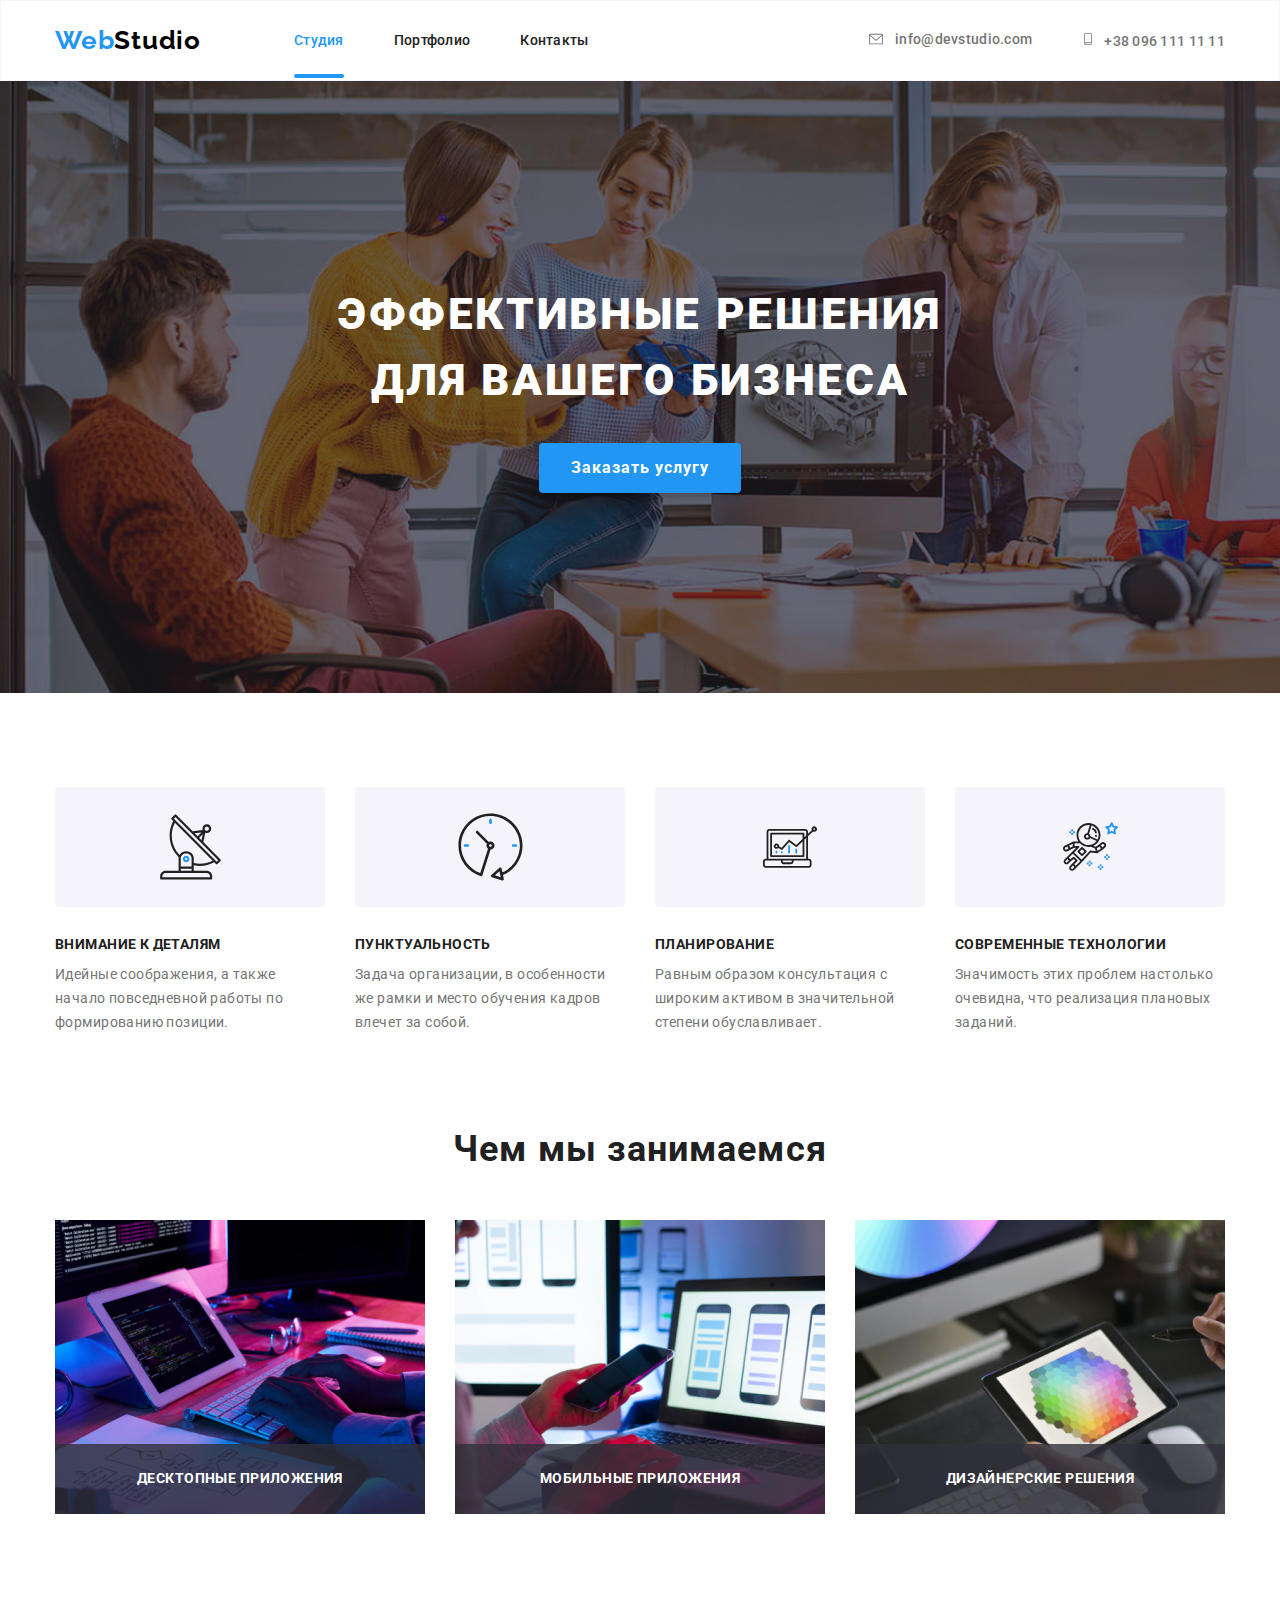
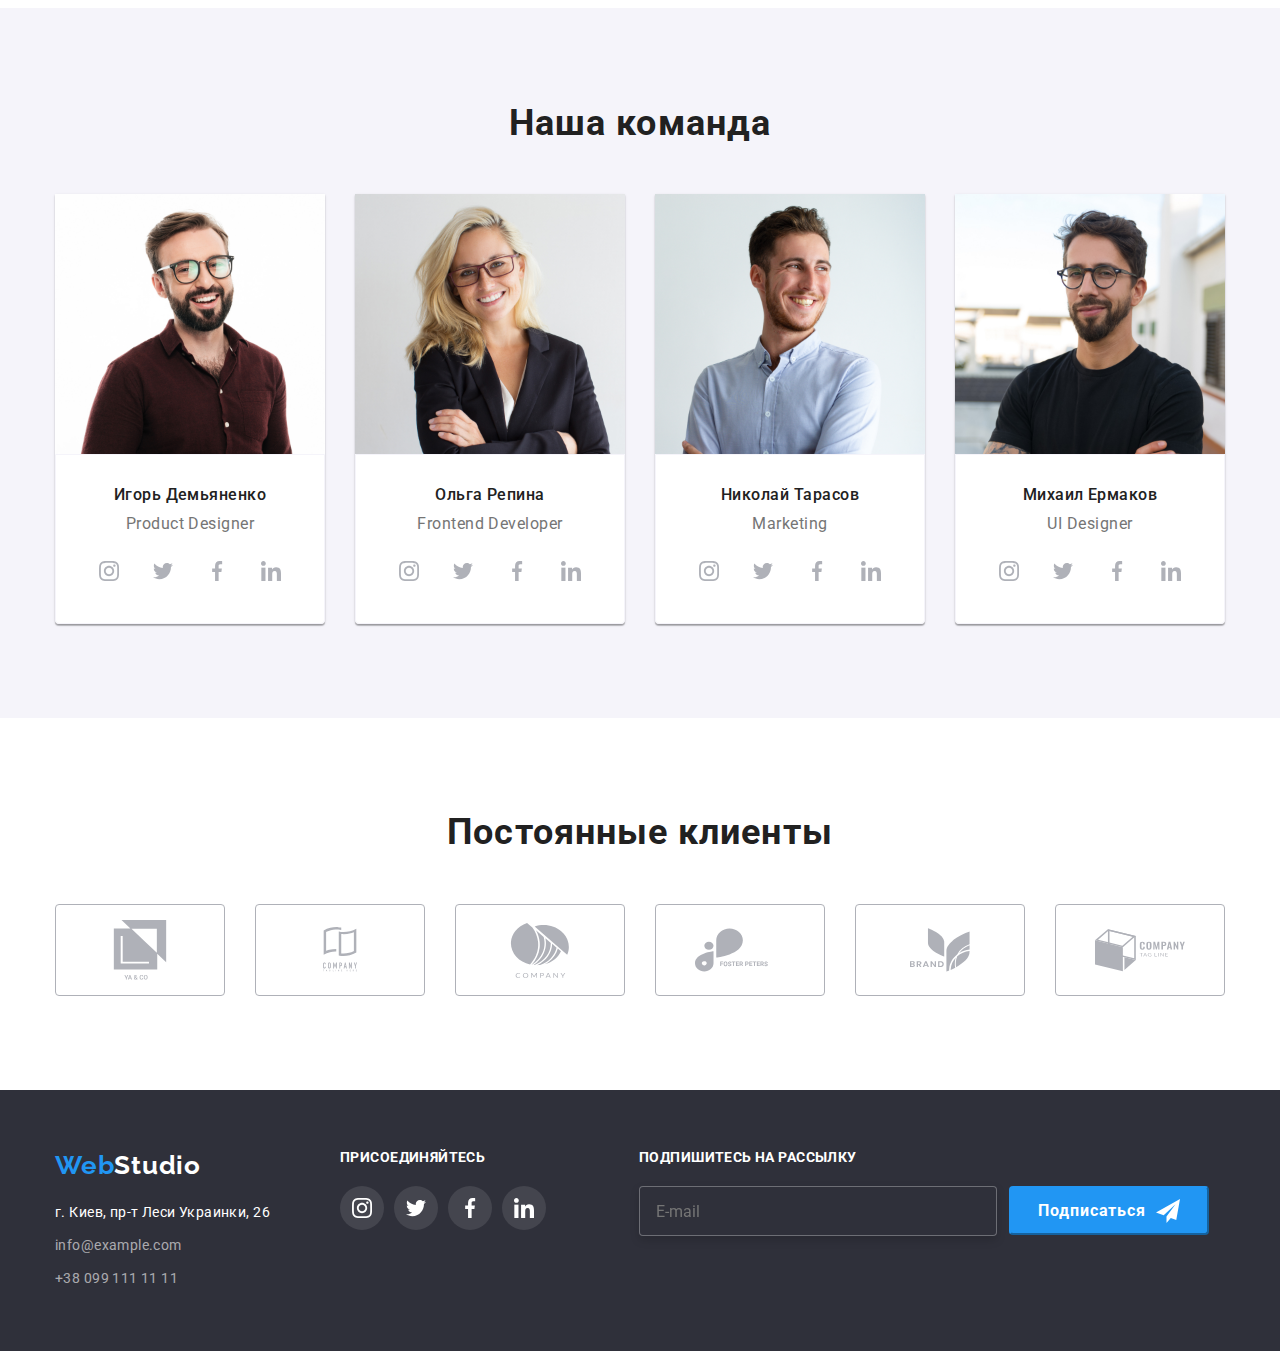
<file: index.html>
<!DOCTYPE html>
<html lang="ru">
<head>
    <meta charset="UTF-8">
    <meta http-equiv="X-UA-Compatible" content="IE=edge">
    <meta name="viewport" content="width=device-width, initial-scale=1.0">
    <title>studio</title>
    <link rel="preconnect" href="https://fonts.googleapis.com"/>
    <link rel="preconnect" href="https://fonts.gstatic.com" crossorigin/>
    <link href="https://fonts.googleapis.com/css2?family=Raleway:wght@700&family=Roboto:wght@400;500;700;900&display=swap" rel="stylesheet"/>
    <link rel="stylesheet" href="https://cdn.jsdelivr.net/npm/modern-normalize@1.1.0/modern-normalize.min.css"/>
    <link rel="stylesheet" href="./css/styles.css"/>
</head>
<body>
<header class="page-headr">  
    <div class="container page-headr-container">
    <nav class="page-nav">
      
       <a class=" logotype link" href="">Web<span class="black">Studio</span></a>

     <ul class="list menu ">
      <li class="menu-item"><a class="menu-link link menu-link:hover current" href="">Студия</a></li>
      <li class="menu-item"><a class="menu-link menu-link:hover menu-link:focus  link" href="./portfolio.html">Портфолио</a></li>
      <li class="menu-item"><a class="menu-link menu-link:hover menu-link:focus  link" href="">Контакты</a></li>   
     </ul>
    </nav>
     <ul class="list contact-menu menu-contact">
        <li><a class="link contact menu-contact e-mail" href="mailto:info@devstudio.com"><svg class="envelope" widht="18px" height="14px"><use href="./img.jpg/sprite.svg#icon-envelope-1"></use></svg>info@devstudio.com</a>
            
        </li>
        <li><a class="link contact"  href="tel:+38 096 111 11 11"><svg class="smart" widht="10" height="16"><use href="img.jpg/sprite.svg#icon-smartphone"></use></svg>+38 096 111 11 11</a></li>
      </ul>
    </div>
        </header>
    
     <main>
        <section class="hero">
            <div class="container">
            <h1 class="hero-tittle">Эффективные решения для вашего бизнеса</h1>
            <button class="btn" type="button" data-modal-open>Заказать услугу</button>
            </div>
        </section>
       
    <section class="section-priority">
        <div class="container">
        <h2 hidden>Приоритет</h2>
        <ul class="list precedeny">
            <li class="menu-priority">
                <div class="antenna">
                    <svg class="icon-antenna" width="65px"; height="70px">
                        <use href="./img.jpg/sprite.svg#icon-antenna-1"></use>
                    </svg>
                </div>
                <h3 class="priority-tittle">Внимание к деталям</h3>
                <p class="priority-description">Идейные соображения, а также начало повседневной работы по формированию позиции.</p>
            </li>   
            <li class="menu-priority">
                <div class="antenna">
                    <svg width="67px" height="70px">
                        <use href="./img.jpg/sprite.svg#icon-clock-1"></use>
                    </svg>
                </div>
                <h3 class="priority-tittle">Пунктуальность</h3>
                <p class="priority-description">Задача организации, в особенности же рамки и место обучения кадров влечет за собой.</p>
            </li>
            <li class="menu-priority">
                <div class="antenna">
                    <svg width="70px" height="54px">
                        <use href="./img.jpg/sprite.svg#icon-diagram-1"></use>
                    </svg>
                </div>
                <h3 class="priority-tittle">Планирование</h3>
                <p class="priority-description">Равным образом консультация с широким активом в значительной степени обуславливает.</p>
            </li>
            <li class="menu-priority">
                <div class="antenna">
                    <svg width="55px" height="61px">
                        <use href="./img.jpg/sprite.svg#icon-astronaut-1"></use>
                    </svg>
                </div>
                <h3 class="priority-tittle">Современные технологии</h3>
                <p class="priority-description">Значимость этих проблем настолько очевидна, что реализация плановых заданий.</p>
            </li>
        </ul>
        </div>
        </section>
        <section class="section-img">
       <div class="container">
        <h2 class="section-tittle">Чем мы занимаемся</h2>
            <ul class="list engage">
                <li class="menu-img"><div class="menu-img-title"><img src="./img.jpg/img.jpg" alt="сайты с нуля" width="370"/><p class="app-name">Десктопные приложения</p></div></li>
                <li class="menu-img"><div class="menu-img-title"><img src="./img.jpg/img1.jpg" alt="мобильные приложения" width="370"/><p class="app-name">Мобильные приложения</p></div></li>
                <li class="menu-img"><div class="menu-img-title"><img src="./img.jpg/img2.png" alt="дизайн" width="370"/><p class="app-name">Дизайнерские решения</p></div></li>
            </ul>
        </div>
        </section>
        <section class="team-fond">
            <div class="container">
         <h2 class="team-tittle">Наша команда</h2>
         <ul class="list name-team">
            <li class="iteam-bg"><img src="./img.jpg/imgIgor.jpg" alt="Игорь" width="270"/><div class="border-team"><h3 class="name">Игорь Демьяненко</h3><p class='post' lang="en">Product Designer</p>   
            <ul class="social-list list">
              <li class="social-list-item">
                <a href="" class="social-list-link">
                    <svg class="social-list-icon" width="20px"; height="20px" >
                        <use href="./img.jpg/sprite.svg#icon-instagram-2"></use>
                    </svg>
                </a>
              </li>
              <li class="social-list-item">
                <a href="" class="social-list-link">
                    <svg class="social-list-icon" width="20px"; height="20px";>
                        <use href="./img.jpg/sprite.svg#icon-twitter-1"></use>
                    </svg>
                </a>
              </li>
              <li class="social-list-item">
                <a href="" class="social-list-link">
                    <svg class="social-list-icon" width="20px"; height="20px";>
                        <use href="./img.jpg/sprite.svg#icon-facebook-1"></use>
                    </svg>
                </a>
              </li>
              <li class="social-list-item">
                <a href="" class="social-list-link">
                    <svg class="social-list-icon" width="20px"; height="20px";>
                        <use href="./img.jpg/sprite.svg#icon-linkedin-1"></use>
                    </svg>
                </a>
              </li>
            </ul>
          </div></li>
            <li class="iteam-bg"><img src="./img.jpg/imgIruna.jpg" alt="Ирина" width="270"/><div class="border-team"><h3 class="name">Ольга Репина</h3><p class='post' lang="en">Frontend Developer</p>
                <ul class="social-list list">
                    <li class="social-list-item">
                      <a href="" class="social-list-link">
                          <svg class="social-list-icon" width="20px"; height="20px" >
                              <use href="./img.jpg/sprite.svg#icon-instagram-2"></use>
                          </svg>
                      </a>
                    </li>
                    <li class="social-list-item">
                        <a href="" class="social-list-link">
                            <svg class="social-list-icon" width="20px"; height="20px";>
                                <use href="./img.jpg/sprite.svg#icon-twitter-1"></use>
                            </svg>
                        </a>
                      </li>
                      <li class="social-list-item">
                        <a href="" class="social-list-link">
                            <svg class="social-list-icon" width="20px"; height="20px";>
                                <use href="./img.jpg/sprite.svg#icon-facebook-1"></use>
                            </svg>
                        </a>
                      </li>
                      <li class="social-list-item">
                        <a href="" class="social-list-link">
                            <svg class="social-list-icon" width="20px"; height="20px";>
                                <use href="./img.jpg/sprite.svg#icon-linkedin-1"></use>
                            </svg>
                        </a>
                      </li>
                      </ul>
            </div>
           </li>
            <li class="iteam-bg"><img src="./img.jpg/imgNukola.jpg" alt="Николай" width="270"/><div class="border-team"><h3 class="name">Николай Тарасов</h3><p class='post' lang="en">Marketing</p>
                <ul class="social-list list">
                    <li class="social-list-item">
                      <a href="" class="social-list-link">
                          <svg class="social-list-icon" width="20px"; height="20px" >
                              <use href="./img.jpg/sprite.svg#icon-instagram-2"></use>
                          </svg>
                      </a>
                    </li>
                    <li class="social-list-item">
                        <a href="" class="social-list-link">
                            <svg class="social-list-icon" width="20px"; height="20px";>
                                <use href="./img.jpg/sprite.svg#icon-twitter-1"></use>
                            </svg>
                        </a>
                      </li>
                      <li class="social-list-item">
                        <a href="" class="social-list-link">
                            <svg class="social-list-icon" width="20px"; height="20px";>
                                <use href="./img.jpg/sprite.svg#icon-facebook-1"></use>
                            </svg>
                        </a>
                      </li>
                      <li class="social-list-item">
                        <a href="" class="social-list-link">
                            <svg class="social-list-icon" width="20px"; height="20px";>
                                <use href="./img.jpg/sprite.svg#icon-linkedin-1"></use>
                            </svg>
                        </a>
                      </li>
                      </ul>
            </div>
        </li>
            <li class="iteam-bg"><img src="./img.jpg/imgMichel.jpg" alt="Михаил"  width="270"/><div class="border-team"><h3 class="name">Михаил Ермаков</h3><p class='post' lang="en">UI Designer</p>
                <ul class="social-list list">
                    <li class="social-list-item">
                      <a href="" class="social-list-link">
                          <svg class="social-list-icon" width="20px"; height="20px" >
                              <use href="./img.jpg/sprite.svg#icon-instagram-2"></use>
                          </svg>
                      </a>
                    </li>
                    <li class="social-list-item">
                        <a href="" class="social-list-link">
                            <svg class="social-list-icon" width="20px"; height="20px";>
                                <use href="./img.jpg/sprite.svg#icon-twitter-1"></use>
                            </svg>
                        </a>
                      </li>
                      <li class="social-list-item">
                        <a href="" class="social-list-link">
                            <svg class="social-list-icon" width="20px"; height="20px";>
                                <use href="./img.jpg/sprite.svg#icon-facebook-1"></use>
                            </svg>
                        </a>
                      </li>
                      <li class="social-list-item">
                        <a href="" class="social-list-link">
                            <svg class="social-list-icon" width="20px"; height="20px";>
                                <use href="./img.jpg/sprite.svg#icon-linkedin-1"></use>
                            </svg>
                        </a>
                      </li>
                      </ul>
            </div>
        </li>
         </ul>
        </div>
        </section>
        <section class="clients">
         <div class="">
            <h2 class="titel-clients">Постоянные клиенты</h2>
            <ul class="list-clients list">
                <li class="item-clients"><a href="" class="link-clients">
                    <svg class="brand-link" width="106" height="60">
                        <use href="./img.jpg/sprite.svg#icon-group">
                        </use>
                    </svg>
                </a> </li>
                <li class="item-clients"><a href="" class="link-clients">
                    <svg class="brand-link" width="" height="">
                        <use href="./img.jpg/sprite.svg#icon-Logo">
                        </use>
                    </svg>
                </a> </li>
                <li class="item-clients"><a href="" class="link-clients">
                    <svg class="brand-link" width="106" height="60">
                        <use href="./img.jpg/sprite.svg#icon-group-1">
                        </use>
                    </svg>
                </a> </li>
                <li class="item-clients"><a href="" class="link-clients">
                    <svg class="brand-link" width="" height="">
                        <use href="./img.jpg/sprite.svg#icon-group-2">
                        </use>
                    </svg>
                </a> </li>
                <li class="item-clients"><a href="" class="link-clients">
                    <svg class="brand-link" width="106" height="60">
                        <use href="./img.jpg/sprite.svg#icon-group-3">
                        </use>
                    </svg>
                </a> </li>
                <li class="item-clients"><a href="" class="link-clients">
                    <svg class="brand-link" width="" height="">
                        <use href="./img.jpg/sprite.svg#icon-Object">
                        </use>
                    </svg>
                </a> </li>
            </ul>
         </div>
        </section>
    </main>
    <footer class="footer-fonts">
        <div class="container">
            <ul class="list-footer list">
                <li class="colum-footer">
        <a class="  link logotype-footer" href="">Web<span class="whity">Studio</span></a> 
            <address>
               <ul class="list-address list">
                <li class="footer-contact footer-contact:hover footer-contact:focus indent">г. Киев, пр-т Леси Украинки, 26</li>
                <li class="indent"> <a class="footer-mail link footer-mail:hover footer-mail:focus" href="mailto:info@example.com">info@example.com</a></li>
                <li class="indent"><a class="footer-mail link footer-mail:hover footer-mail:focus" href="+38 099 111 11 11">+38 099 111 11 11</a></li>
               </ul>
            </address>
        </li>
        <li class="colum-footer">
            <h3 class="titel-social-footer">Присоединяйтесь</h3>
            <ul class="list-social-footer list">
                <li class="item-social-footer">
                    <a href="" class="link-social-footer">
                        <svg class="icon-link-footer" width="20" height="20">
                            <use href="./img.jpg/sprite.svg#icon-instagram-2"></use>
                        </svg>
                    </a>
                </li>
                <li class="item-social-footer">
                    <a href="" class="link-social-footer">
                        <svg class="icon-link-footer" width="20" height="20">
                            <use href="./img.jpg/sprite.svg#icon-twitter-1"></use>
                        </svg>
                    </a>
                </li>
                <li class="item-social-footer">
                    <a href="" class="link-social-footer">
                        <svg class="icon-link-footer" width="20" height="20">
                            <use href="./img.jpg/sprite.svg#icon-facebook-1"></use>
                        </svg>
                    </a>
                </li>
                <li class="item-social-footer">
                    <a href="" class="link-social-footer">
                        <svg class="icon-link-footer" width="20" height="20">
                            <use href="./img.jpg/sprite.svg#icon-linkedin-1"></use>
                        </svg>
                    </a>
                </li>
            </ul>  
    </li>
    
    <li class="colum-footer">
        
    <form class="mailing-form">
        <h3 class="titel-social-footer">Подпишитесь на рассылку</h3>
    <ul class="list-form-footer list">
        <li class="item-form-footer"><input
        type="email"
        name="user_email"
        class="mailing-form-input"
        placeholder="E-mail"
        required
        />
    </li>
    <li class="item-form-footer">
          <button type="submit" class="mailing-form-submit">Подписаться
            <svg class="mailing-form-submit-icon" width="24" height="24">
                <use href="./img.jpg/sprite.svg#icon-icon-send"></use>
            </svg>
          </button>
        </li> 
        </ul> 
    </form>
    </li>
</ul>
        </div>
    </footer>
    <div class="backdrop is-hidden" data-modal>
        <div class="modal">
            <button type="button" class="modal-close-btn" data-modal-close>
                <svg class="modal-close-btn-icon" width="18" height="18">
                    <use href="./img.jpg/sprite.svg#icon-close-black-18dp-2-1"></use>
                </svg>
            </button>
            <p class="information">Оставьте свои данные, мы вам перезвоним</p>
            <form class="modal-form">
                <label class="modal-form-field">
                    <span class="modal-form-input-desc">Имя</span>
                    <span class="modal-form-input-wrapper">
                    <input
                    type="text"
                    name="user_name"
                    class="modal-form-input"
                    required
                    pattern="[a-zA-Zа-яА-Я]+"
                    minlength="2"
                    />
                    <svg class="modal-for-input-icon" width="18" height="18">
                        <use href="./img.jpg/sprite.svg#icon-person-black-18dp-1"></use>
                    </svg>
                </span>
                </label>
                <label class="modal-form-field">
                    <span class="modal-form-input-desc">Телефон</span>
                    <span class="modal-form-input-wrapper">
                    <input
                    type="tel"
                    name="user_phone"
                    class="modal-form-input"
                    required
                    pattern="[0-9]{3}-[0-9]{3}-[0-9]{2}-[0-9]{2}"
                    title="xxx-xxx-xx-xx"
                    />
                    <svg class="modal-for-input-icon" width="18" height="18">
                        <use href="./img.jpg/sprite.svg#icon-phone-black-18dp-1"></use>
                    </svg>
                </span>
                </label>
                <label class="modal-form-field">
                    <span class="modal-form-input-desc">Почта</span>
                    <span class="modal-form-input-wrapper">
                    <input
                    type="email"
                    name="user_email"
                    class="modal-form-input"
                    required
                    />
                    <svg class="modal-for-input-icon" width="18" height="18">
                        <use href="./img.jpg/sprite.svg#icon-email-black-18dp-1"></use>
                    </svg>
                </span>
                </label >
                <label class="modal-form-field">
                    <span class=modal-form-input-desc>Комментарий</span>
                    <textarea name="user_message" class="modal-form-massage" placeholder="Введите текст"></textarea>
                </label>
                    <input 
                    id="user-policy"
                    type="checkbox" 
                    name="user_policy" 
                    class="modal-form-check visually-hidden"/>
                    <label for="user-policy" class="modal-form-check-desc">
                    Соглашаюсь с рассылкой и принимаю&nbsp;<a href=""class="link-check">Условия договора</a>
                </label>
                <button type="submit" class="modal-form-submit">Отправить</button>

            </form>
        </div> 
    </div>
    <script src="./js/modal.js"></script>
</body>
</html>
</file>
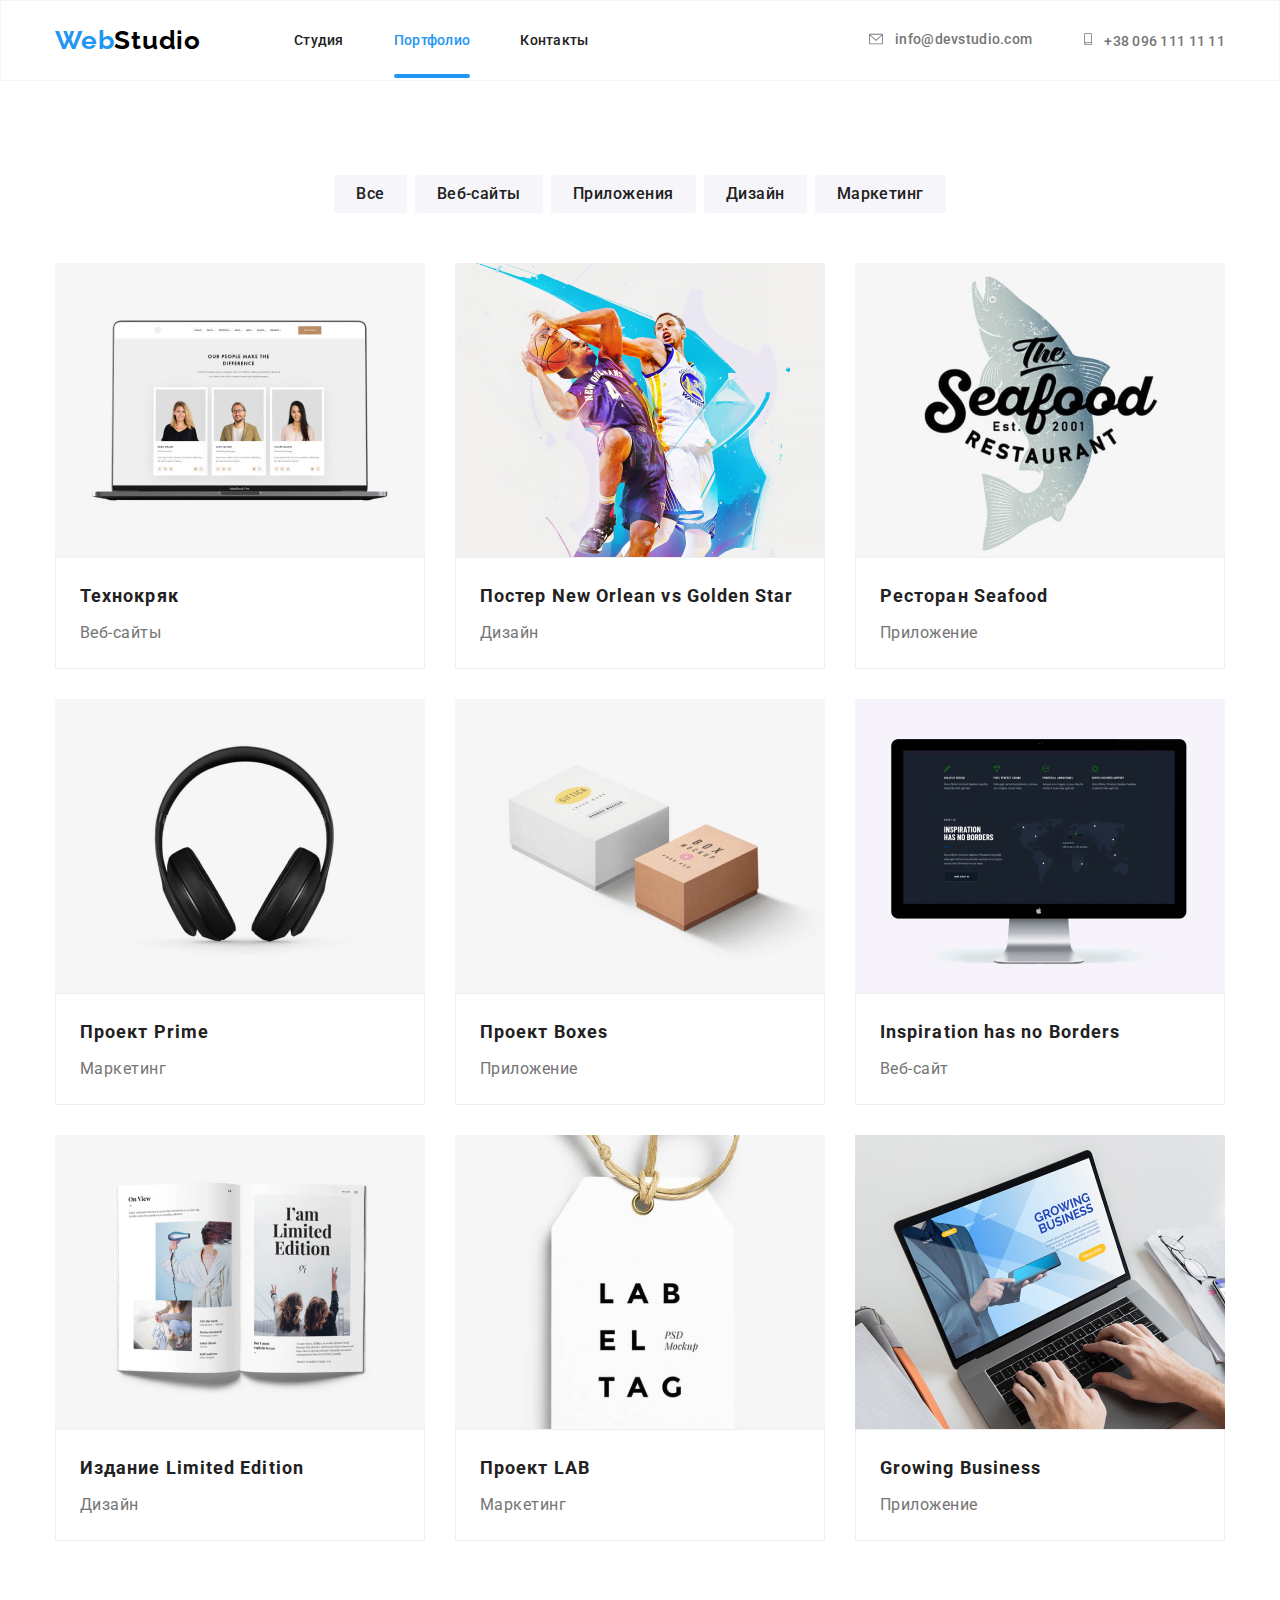
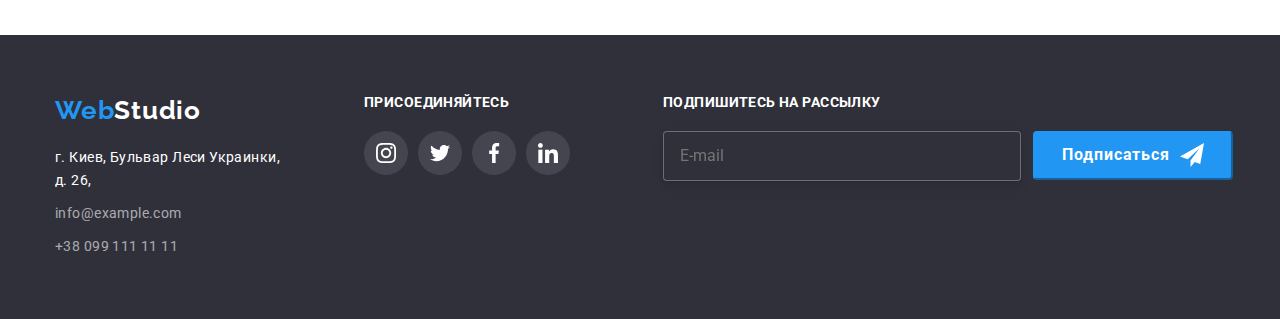
<file: portfolio.html>
<!DOCTYPE html>
<html lang="ru">
<head>
    <meta charset="UTF-8">
    <meta http-equiv="X-UA-Compatible" content="IE=edge">
    <meta name="viewport" content="width=device-width, initial-scale=1.0">
    <title>portfolio</title>
    <link rel="preconnect" href="https://fonts.googleapis.com"/>
    <link rel="preconnect" href="https://fonts.googleapis.com"/>
    <link href="https://fonts.googleapis.com/css2?family=Raleway:wght@700&family=Roboto:wght@400;500;700;900&display=swap" rel="stylesheet"/>
    <link rel="stylesheet" href="https://cdn.jsdelivr.net/npm/modern-normalize@1.1.0/modern-normalize.min.css"/>
    <link rel="stylesheet" href="./css/styles.css"/>
</head>
<body>
  <header class="page-headr">  
    <div class="container page-headr-container">
      <nav class="page-nav">
        
         <a class=" logotype link" href="">Web<span class="black">Studio</span></a>
  
       <ul class="list menu ">
        <li class="menu-item"><a class="menu-link link menu-link:hover" href="./index.html">Студия</a></li>
        <li class="menu-item"><a class="menu-link menu-link:hover menu-link:focus current  link" href="">Портфолио</a></li>
        <li class="menu-item"><a class="menu-link menu-link:hover menu-link:focus  link" href="">Контакты</a></li>   
       </ul>
      </nav>
       <ul class="list contact-menu menu-contact">
          <li><a class="link contact menu-contact e-mail" href="mailto:info@devstudio.com"><svg class="envelope" widht="18px" height="14px"><use href="./img.jpg/sprite.svg#icon-envelope-1"></use></svg>info@devstudio.com</a>
              
          </li>
          <li><a class="link contact"  href="tel:+38 096 111 11 11"><svg class="smart" widht="10" height="16"><use href="img.jpg/sprite.svg#icon-smartphone"></use></svg>+38 096 111 11 11</a></li>
        </ul>
      </div>
     </header>    
     <main > 
      <section class="fond-portfolio">
        <div class="container">
       <ul class="list knob-display">
        <li class="knob-menu"><button class="knob knob:hover knob:focus" type="button">Все</button></li>
        <li class="knob-menu"><button class="knob knob:hover knob:focus" type="button">Веб-сайты</button></li>
        <li class="knob-menu"><button class="knob knob:hover knob:focus" type="button">Приложения</button>  </li>
        <li class="knob-menu"><button class="knob knob:hover knob:focus" type="button">Дизайн</button>  </li>
        <li class="knob-menu"><button class="knob knob:hover knob:focus" type="button">Маркетинг</button>  </li>
        </ul>
        </div>
        <div class="container">
        <ul class="list img-display">
          <li class="beam"><a href="" class="team-list-link-wrapper link"><div class="team-list-img-wrapper"><img class="img-column" src="./img.jpg/Технокряк.jpg" alt="Технокряк"/>
            <p class="overlay">Ресурс предлагает комплексные предложения с разным уровнем функционала и сервисов. Все это позволит посетителю получить исчерпывающие сведения о компании или частном лице.</p></div>
            <div class="border-img"><h2 class="project">Технокряк</h2><p class="kind">Веб-сайты</p></div></a></li>
          <li class="beam"><a href="" class="team-list-link-wrapper link"><div class="team-list-img-wrapper"><img class="img-column" src="./img.jpg/golden start.jpg" alt="Golden Start"/>
            <p class="overlay">Ресурс предлагает комплексные предложения с разным уровнем функционала и сервисов. Все это позволит посетителю получить исчерпывающие сведения о компании или частном лице.</p></div>
            <div class="border-img"><h2 class="project" lang="en,ru">Постер New Orlean vs Golden Star</h2><p class="kind">Дизайн</p></div></a></li>
          <li class="beam"><a href="" class="team-list-link-wrapper link"><div class="team-list-img-wrapper"><img class="img-column" src="./img.jpg/ресторан.jpg" alt="ресторан"/>
        <p class="overlay">Ресурс предлагает комплексные предложения с разным уровнем функционала и сервисов. Все это позволит посетителю получить исчерпывающие сведения о компании или частном лице.</p></div><div class="border-img"><h2 class="project" lang="en,ru">Ресторан Seafood</h2><p class="kind">Приложение</p></div></a></li>
          <li class="beam"><a href="" class="team-list-link-wrapper link"><div class="team-list-img-wrapper"><img class="img-column" src="./img.jpg/проект прайм.jpg" alt="проект прайм"/>
        <p class="overlay">Ресурс предлагает комплексные предложения с разным уровнем функционала и сервисов. Все это позволит посетителю получить исчерпывающие сведения о компании или частном лице.</p></div><div class="border-img"><h2 class="project" lang="en,ru">Проект Prime</h2><p class="kind">Маркетинг</p></div></a></li>
          <li class="beam"><a href="" class="team-list-link-wrapper link"><div class="team-list-img-wrapper"><img class="img-column" src="./img.jpg/проект бокс.jpg" alt="проект бокс"/>
        <p class="overlay">Ресурс предлагает комплексные предложения с разным уровнем функционала и сервисов. Все это позволит посетителю получить исчерпывающие сведения о компании или частном лице.</p></div><div class="border-img"><h2 class="project" lang="en,ru">Проект Boxes</h2><p class="kind">Приложение</p></div></a></li>
          <li class="beam"><a href="" class="team-list-link-wrapper link"><div class="team-list-img-wrapper"><img class="img-column" src="./img.jpg/проект бройдес.jpg" alt="проект бройдес"/>
        <p class="overlay">Ресурс предлагает комплексные предложения с разным уровнем функционала и сервисов. Все это позволит посетителю получить исчерпывающие сведения о компании или частном лице.</p></div><div class="border-img"><h2 class="project" lang="en">Inspiration has no Borders</h2><p class="kind">Веб-сайт</p></div></a></li>
          <li class="beam"><a href="" class="team-list-link-wrapper link"><div class="team-list-img-wrapper"><img class="img-column" src="./img.jpg/издание.jpg" alt="издание"/>
        <p class="overlay">Ресурс предлагает комплексные предложения с разным уровнем функционала и сервисов. Все это позволит посетителю получить исчерпывающие сведения о компании или частном лице.</p></div><div class="border-img"><h2 class="project" lang="en,ru">Издание Limited Edition</h2><p class="kind">Дизайн</p></div></a></li>
          <li class="beam"><a href="" class="team-list-link-wrapper link"><div class="team-list-img-wrapper"><img class="img-column" src="./img.jpg/проект лаб.jpg" alt="проект лаб"/>
        <p class="overlay">Ресурс предлагает комплексные предложения с разным уровнем функционала и сервисов. Все это позволит посетителю получить исчерпывающие сведения о компании или частном лице.</p></div><div class="border-img"><h2 class="project" lang="en,ru">Проект LAB</h2><p class="kind">Маркетинг</p></div></a></li>
          <li class="beam"><a href="" class="team-list-link-wrapper link"><div class="team-list-img-wrapper"><img class="img-column" src="./img.jpg/бизнес.jpg" alt="бизнес"/>
        <p class="overlay">Ресурс предлагает комплексные предложения с разным уровнем функционала и сервисов. Все это позволит посетителю получить исчерпывающие сведения о компании или частном лице.</p></div><div class="border-img"><h2 class="project" lang="en">Growing Business</h2><p class="kind">Приложение</p></div></a></li>
        </ul>
      </div>
      </section>
     </main>
     <footer class="footer-fonts">
      <div class="container">
        <ul class="list-footer list">
            <li class="colum-footer">
    <a class=" logotype link logotype-footer" href="">Web<span class="whity">Studio</span></a> 
        <address>
           <ul class="list-address list">
            <li class="footer-contact footer-contact:hover footer-contact:focus indent"> г. Киев, Бульвар Леси Украинки, д. 26,</li>
            <li class="indent"> <a class="footer-mail link footer-mail:hover footer-mail:focus" href="mailto:info@example.com">info@example.com</a></li>
            <li class="indent"><a class="footer-mail link footer-mail:hover footer-mail:focus" href="+38 099 111 11 11">+38 099 111 11 11</a></li>
           </ul>
        </address>
    </li>
    <li class="colum-footer">
        <h3 class="titel-social-footer">Присоединяйтесь</h3>
        <ul class="list-social-footer list">
            <li class="item-social-footer">
                <a href="" class="link-social-footer">
                    <svg class="icon-link-footer" width="20" height="20">
                        <use href="./img.jpg/sprite.svg#icon-instagram-2"></use>
                    </svg>
                </a>
            </li>
            <li class="item-social-footer">
                <a href="" class="link-social-footer">
                    <svg class="icon-link-footer" width="20" height="20">
                        <use href="./img.jpg/sprite.svg#icon-twitter-1"></use>
                    </svg>
                </a>
            </li>
            <li class="item-social-footer">
                <a href="" class="link-social-footer">
                    <svg class="icon-link-footer" width="20" height="20">
                        <use href="./img.jpg/sprite.svg#icon-facebook-1"></use>
                    </svg>
                </a>
            </li>
            <li class="item-social-footer">
                <a href="" class="link-social-footer">
                    <svg class="icon-link-footer" width="20" height="20">
                        <use href="./img.jpg/sprite.svg#icon-linkedin-1"></use>
                    </svg>
                </a>
            </li>
        </ul>  
</li>
<li class="colum-footer">
        
  <form class="mailing-form">
      <h3 class="titel-social-footer">Подпишитесь на рассылку</h3>
  <ul class="list-form-footer list">
      <li class="item-form-footer"><input
      type="email"
      name="user_email"
      class="mailing-form-input"
      placeholder="E-mail"
      required
      />
  </li>
  <li class="item-form-footer">
        <button type="submit" class="mailing-form-submit">Подписаться
          <svg class="mailing-form-submit-icon" width="24" height="24">
              <use href="./img.jpg/sprite.svg#icon-icon-send"></use>
          </svg>
        </button>
      </li> 
      </ul> 
  </form>
  </li>
</ul>
    </div>
  </footer>   
</body>
</html>
</file>
<file: css/styles.css>
:root{
    --accent-color:#2196f3;
    --primary-font:"Roboto",sans-serif;
    --secondary-font:"Raleway",sans-serif;
    --primary-text-color:#212121;
}
h1,
h2,
h3,
h4,
p {
    margin-top: 0;
    margin-bottom: 0;
}
ul{
    margin-top: 0;
    margin-bottom: 0;
    padding-left: 0;
}
img {
    display: block;
}
button {
    cursor: pointer;
}
.list {
list-style:none;
}
.link {
text-decoration: none;
}
body{
    font-family: var(--primary-font);
}
.container {
    width: 1200px;
    margin-left: auto;
    margin-right: auto;
    padding-left: 15px;
    padding-right: 15px;

}
.visually-hidden{
    position: absolute;
    width: 1px;
    height: 1px;
    margin: -1px;
    padding: 0;
    overflow: hidden;
    border: 0;
    clip: rect(0 0 0 0);
}

/*=================header=================*/
.page-headr{
    padding-top: 24px;
    padding-bottom: 24px;
    border:1px solid #f5f4fa;
}
.page-headr-container{
    display: flex;
    align-items: center;
}
.page-nav{
    display: flex;
    align-items: center;
}
.logotype{
    font-family:var(--secondary-font);
    font-style: normal;
    font-weight: 700;
    font-size: 26px;
    line-height: 1.19;
/* identical to box height */
    letter-spacing: 0.03em;
    color:#2196f3;
    margin-right: 93px;
}
.black{
    color:black;
}
.menu{
    display: flex;
}

.menu-link{
    font-style: normal;
    font-weight: 500;
    font-size: 14px;
    line-height: 1.14;
    letter-spacing: 0.02em;
    color:var(--primary-text-color);
    transition: color 250ms bezier(0.4, 0, 0.2, 1);

}
.menu-item:not(:last-child){
    margin-right: 50px;
}
.menu-link:hover,
.menu-link:focus,
.current
{
    color:var(--accent-color);
}
.menu-item{
    position: relative;
}
.menu-link.current::after{
    position: absolute;
    bottom: -28px;
    display: block;
    content: "";
    width: 100%;
    height: 4px;
    border-radius: 2px;
    transition: color 250ms cubic-bezier(0.4, 0, 0.2, 1);
    background-color: var(--accent-color);
}
.contact-menu{
    display: flex;
    transition: color 250ms bezier(0.4, 0, 0.2, 1);
}
.contact{
    font-style: normal;
    font-weight: 500;
    font-size: 14px;
    line-height: 1.14;
    letter-spacing: 0.02em;
    color: #757575;
    transition: color 250ms bezier(0.4, 0, 0.2, 1);
    
}
.envelope{
    display: inline-block;
    margin-right: 10px;
    background-size: cover;
    width: 18px;
    height: 14px;
    fill:currentColor;
    margin-bottom: -2px;
}
.smart{
    display: inline-block;
    width: 12px;
    height: 18px;
    margin-right: 10px;
    background-size: cover;
    fill:currentColor;
    margin-bottom: -2px;
}
.antenna{
    width: 270px;
    height:120px;
    background: #f5f4fa;
    display:flex;
    justify-content: center;
    align-items: center;
    margin-bottom: 30px;
    border-radius: 4px;
}

.menu-contact{
    margin-left: auto;
}
.e-mail{
    margin-right: 50px;
}
.contact:hover,
.contact:focus{
    color:var(--accent-color);
}
.contact-menu .current,
.contact:hover,
.contact:focus{
    color:var(--accent-color);
}


/*===================/header===================*/
/*==================main======================*/
.hero-tittle{
    font-style:normal;
    font-weight: 900;
    font-size: 44px;
    line-height: 1.5;
    /* or 136% */
    text-align: center;
    letter-spacing: 0.06em;
    text-transform: uppercase;
    color: #FFFFFF;
    width: 696px;
    margin-left: auto;
    margin-right: auto;
    margin-bottom: 30px;
}
.hero{
    background-color: #2F303A;
    padding-top: 200px;
    padding-bottom: 200px;
    background-image:linear-gradient(rgba(47, 48, 58, 0.4),rgba(47, 48, 58, 0.4)), url(../img.jpg/hero.ipg.jpg);
    background-size: cover;
    background-color: #C4C4C4;
}
.btn{
    font-family: var(--primary-font);
    font-style: normal;
    font-weight: 700;
    font-size: 16px;
    line-height: 1.87;
    border:none;
    cursor: pointer;
    /* identical to box height, or 188% */
    display: flex;
    align-items: center;
    text-align: center;
    letter-spacing: 0.06em;
    color: #FFFFFF;
    background-color: #2196f3;
    box-shadow: 0px 4px 4px rgba(0, 0, 0, 0.15);
    margin-left: auto;
    margin-right: auto;
    padding-top: 10px;
    padding-bottom: 10px;
    padding-right: 32px;
    padding-left: 32px;
    border-radius: 4px;
}
.section-priority{
    padding-top:94px;
    padding-bottom:94px;
}
.precedeny{
    display: flex;
}
.menu-priority:not(:last-child){
    margin-right: 30px;
}
.priority-tittle{
    font-style: normal;
    font-weight: 700;
    font-size: 14px;
    line-height: 1.14;
    letter-spacing: 0.03em;
    text-transform: uppercase;
    color:var(--primary-text-color);
    margin-bottom: 10px;
}
.priority-description{
    font-style: normal;
    font-weight: 400;
    font-size: 14px;
    line-height: 1.71;
    /* or 171% */
    letter-spacing: 0.03em;
    color: #757575;
    width: 270px;
}
.section-tittle{
    font-style: normal;
    font-weight: 700;
    font-size: 36px;
    line-height: 1.16;
    letter-spacing: 0.03em;
    color: var(--primary-text-color);
    margin-bottom: 50px; 
    display: flex;
    justify-content: center;
}
.engage{
    display: flex;
}
.menu-img:not(:last-child){
    margin-right: 30px;
}
.section-img{
    padding-bottom: 94px;
}

.team-tittle{
    font-style: normal;
    font-weight: 700;
    font-size: 36px;
    line-height: 42px;
    letter-spacing: 0.03em;
    color:var(--primary-text-color);
    display: flex;
    justify-content: center;
    margin-bottom: 50px;
}
.menu-img-title{
    position: relative;
}
.app-name{
    position: absolute;
    bottom: 0;
    left: 0;
    width: 100%;
    height: 70px;
    font-family:var(--primary-font);
    font-style: normal;
    font-weight: 700;
    font-size: 14px;
    line-height: 1.14;
    text-align: center;
    letter-spacing: 0.03em;
    text-transform: uppercase;
    background: rgba(47, 48, 58, 0.8);
    color: #FFFFFF;
    padding-top: 27px;

}
.team-fond{
    background-color: #F5F4FA;
    padding-bottom: 94px;
    padding-top: 94px;
}

.iteam-bg {
    background-color: #ffffff;
    box-shadow: 0px 1px 3px rgba(0, 0, 0, 0.12), 0px 1px 1px rgba(0, 0, 0, 0.14), 0px 2px 1px rgba(0, 0, 0, 0.2);
    border-radius: 0px 0px 4px 4px;
}
.name-team{
    display: flex;
}
.social-list-link{
    display: flex;
    justify-content: center;
    align-items: center;
    width: 44px;
    height:44px;
    border-radius: 50%;
    background-color:#ffffff;
    transition: background-color 250ms cubic-bezier(0.4,0,0.2,1),
                fill 250ms cubic-bezier(0.4,0,0.2,1);
}
.social-list-icon {
    fill:#AFB1B8;
    transition:fill 250ms cubic-bezier(0.4,0,0.2,1)
}
.social-list-link:hover,
.social-list-link:focus{
    background-color:var(--accent-color);
}

.social-list-link:hover .social-list-icon,
.social-list-link:focus .social-list-icon {
    fill: #ffffff;
}
.social-list{
    display: flex;
    justify-content: center;
    gap: 10px;
}




   
.name{
    font-style: normal;
    font-weight: 500;
    font-size: 16px;
    line-height: 1.19;
    /* identical to box height */

    text-align: center;
    letter-spacing: 0.03em;
    color:var(--primary-text-color);
    margin-bottom: 10px;
}
.post{
    font-style: normal;
    font-weight: 400;
    font-size: 16px;
    line-height: 1.19;
    /* identical to box height */

    text-align: center;
    letter-spacing: 0.03em;
    color:#757575;
    margin-bottom: 16px;
}
.iteam-bg:not(:last-child){
    margin-right: 30px;
}
.border-team{
    border:1px solid #f5f4fa;
    border-radius: 0px 0px 4px 4px;
    padding-top: 30px;
    padding-bottom: 30px;
}
.titel-clients{
    font-style: normal;
    font-weight: 700;
    font-size: 36px;
    line-height: 1.16;
    text-align: center;
    letter-spacing: 0.03em;
    color: #212121;
    display: flex;
    justify-content: center;
    margin-bottom: 50px;
}
.link-clients{
    display: flex;
    justify-content: center;
    align-items: center;
    width: 170px;
    height: 92px;
    border: 1px solid #AFB1B8;
    border-radius: 4px;
}
.list-clients{
    display: flex;
    justify-content: center;
    gap: 30px;
    transition: border-color 250ms cubic-bezier(0.4,0,0.2,1),
                fill 250ms cubic-bezier(0.4,0,0.2,1);
}
.clients{
    padding-top:94px;
    padding-bottom:94px;
}
.brand-link {
    fill:#AFB1B8;
    transition: fill 250ms cubic-bezier(0.4,0,0.2,1);
                
}
.link-clients:hover,
.link-clients:focus{
    border: 1px solid var(--accent-color);
}
.link-clients:hover .brand-link,
.link-clients:focus .brand-link{
    fill:var(--accent-color);
}

/*=======================/main================*/
/*======================footer===============*/
.whity{
    color:#ffffff;
}
.footer-fonts{
    background-color:#2f303a;
    padding-top:60px;
    padding-bottom: 60px;
}
.footer-contact{
    font-style: normal;
    font-weight: 400;
    font-size: 14px;
    line-height: 1.71;
    /* or 171% */

    letter-spacing: 0.03em;
    color:#ffffff;
    transition: color 250ms cubic-bezier(0.4,0,0.2,1);
    
}
.footer-mail{
    font-style: normal;
    font-weight: 400;
    font-size: 14px;
    line-height: 1.71;
    /* or 171% */

    letter-spacing: 0.03em;
    color:rgba(255, 255, 255, 0.6);
    transition: color 250ms cubic-bezier(0.4,0,0.2,1);
}
.footer-contact:hover,
.footer-contact:focus{
    color: var(--accent-color);
}
.footer-mail:hover,
.footer-mail:focus{
    color: var(--accent-color);
}
.logotype-footer{
    display: block;
    margin-bottom: 20px;
    font-family:var(--secondary-font);
    font-style: normal;
    font-weight: 700;
    font-size: 26px;
    line-height: 1.19;
/* identical to box height */
    letter-spacing: 0.03em;
    color:#2196f3;
}
  .indent:not(:last-child){
    margin-bottom:9px;
  }
  .link-social-footer{
    display: flex;
    justify-content: center;
    align-items: center;
    width: 44px;
    height:44px;
    border-radius: 50%;
    background-color:rgba(255, 255, 255, 0.1);
  }
  .icon-link-footer{
    fill:#ffffff;
  }
  
  .titel-social-footer{
    font-style: normal;
    font-weight: 700;
    font-size: 14px;
    line-height: 1.14;
    letter-spacing: 0.03em;
    text-transform: uppercase;
    color: #FFFFFF;
    margin-bottom: 20px;
}
.list-footer{
    display: flex;
}

.list-social-footer{
    display: flex;
    justify-content: center;
    gap: 10px; 
    transition: background-color 250ms cubic-bezier(0.4,0,0.2,1);
}
.link-social-footer:hover,
.link-social-footer:focus{
    background-color:var(--accent-color);
}
.mailing-form-input{
    width: 358px;
    height: 50px;
    margin-right: 12px;
    background-color:#2f303a;
    border: 1px solid rgba(255, 255, 255, 0.3);
    filter: drop-shadow(0px 4px 4px rgba(0, 0, 0, 0.15));
    border-radius: 4px;
    padding-right: 16px;
    padding-top: 15px;
    padding-left: 16px;
    padding-bottom: 15px;
}
.mailing-form-submit{
    width: 200px;
    height: 49px;
    font-family: var(--primary-font);
    font-style: normal;
    font-weight: 700;
    font-size: 16px;
    line-height: 1.87;
/* identical to box height, or 188% */

    display: flex;
    justify-content: center;
    align-items: center;
    text-align: center;
    letter-spacing: 0.06em;

    color: #FFFFFF;
    background: #2196F3;
    border-radius: 4px;
    border-color:#2196F3; 
}
.colum-footer:first-child{
    margin-right: 70px;
}
.colum-footer:nth-child(2n){
    margin-right: 93px;
}
.list-form-footer{
    display: flex;
}
.mailing-form-submit-icon{
    margin-left: 10px;
}

 
  
 

  

/*=================/footer============*/
/*===============modal window=========*/
.backdrop{
  position: fixed;
  z-index: 100;
  top: 0;
  left: 0;
  width: 100%;
  height: 100%;
  background-color: rgba(0, 0, 0, 0.2);
  transition: opacity 250ms cubic-bezier(0.4,0,0.2,1),
  visibility 250ms cubic-bezier(0.4,0,0.2,1);
}
.backdrop.is-hidden{
    opacity: 0;
    visibility: hidden;
    pointer-events: none;
}
.modal{
    position: absolute;
    top:50%;
    left: 50%;
    transform: translate(-50%,-50%);
    width: 528px;
    height: 580px;
    background-color: #ffffff;
    padding: 40px;
    
}
.modal-close-btn{
    position: absolute;
    top: 8px;
    right: 8px;
    display: flex;
    justify-content: center;
    align-items: center;
    width: 30px;
    height: 30px;
    border-radius: 50%;
    background-color: transparent;
    border: 1px solid rgba(0, 0, 0, 0.1);
    padding: 0;
    transition: background-color 250ms cubic-bezier(0.4,0,0.2,1);
}
.modal-close-btn-icon{
    transition: fill 250ms cubic-bezier(0.4,0,0.2,1);
}
.modal-close-btn:hover,
.modal-close-btn:focus{
    border-color: var(--accent-color);
}
.modal-close-btn:hover .modal-close-btn-icon,
.modal-close-btn:focus .modal-close-btn-icon{
    fill:var(--accent-color);
}
.modal-form{
    display: flex;
    flex-direction: column;
}

.information{
    font-family:var(--primary-font);
    font-style: normal;
    font-weight: 700;
    font-size: 20px;
    line-height: 1.15;
    text-align: center;
    letter-spacing: 0.03em;
    color:var( --primary-text-color);
    margin-bottom: 12px;
    height:23px;
}
.modal-form-input-desc{
    display: block;
    font-family: var(--primary-font);
    font-style: normal;
    font-weight: 400;
    font-size: 12px;
    line-height: 1.17;
    color: #757575;
    margin-bottom: 4px;
}
.modal-form-input{
    width: 100%;
    height: 40px;
    border: 1px solid rgba(33, 33, 33, 0.2);
    border-radius: 4px;
    font-family: var(--primary-font);
    font-style: normal;
    font-weight: 400;
    font-size: 16px;
    line-height: 1.17;
    color:var(--primary-text-color);
    padding-left: 42px;
    padding-top: 12px;
    padding-bottom: 12px;
    margin-bottom: 10px;
    transition: border-color 250ms cubic-bezier(0.4,0,0.2,1);
}


.modal-form-massage{
    width: 100%;
    height: 120px;
    resize: none;
    padding-left: 16px;
    padding-right: 16px;
    padding-top: 12px;
    padding-bottom: 12px;
    font-family:var(--primary-font);
    font-style: normal;
    font-weight: 400;
    font-size: 12px;
    line-height: 1.16;
    letter-spacing: 0.01em;
    transition: border-color 250ms cubic-bezier(0.4,0,0.2,1);
    border: 1px solid rgba(33, 33, 33, 0.2);
    border-radius: 4px;
    color:var(--primary-text-color);
    margin-bottom: 25px;
}
.modal-form-massage::placeholder{
    font-size: 12px;
    color: rgba(117, 117, 117, 0.5);
    text-transform: uppercase;
}
.modal-form-input-wrapper{
    display: block;
    position: relative;
}
.modal-for-input-icon{
    position: absolute;
    left: 15px;
    top:12px;  
    transition: fill 250ms cubic-bezier(0.4,0,0.2,1);  
}

.modal-form-input:focus{
    outline: none;
    border-color: var(--accent-color);
}
.modal-form-input:focus + .modal-for-input-icon{
    fill: var(--accent-color);
}
.modal-form-massage:focus{
    outline: none;
    border-color: var(--accent-color);
}

.modal-form-check-desc{
    display: flex;
    align-items: center;
    justify-content: center;
    font-family:var(--primary-font);
    font-style: normal;
    font-weight: 400;
    font-size: 14px;
    line-height: 24px;
    color: #757575;
    margin-bottom: 30px;
}
.link-check{
    color: var(--accent-color);
}
.modal-form-check-desc:before {
    display: block;
    width: 16px;
    height: 15px;
    content:"";
    border: 2px solid #212121;
    cursor: pointer;
    border-radius: 2px;
    margin-right: 7px;
}
.modal-form-check:checked + .modal-form-check-desc::before{
  background-image: url(../img.jpg/icon\ check.svg);
  background-position: center;
  border-color: var(--accent-color);
}
.modal-form-check:focus + .modal-form-check-desc::before{
    outline: 2px solid var(--accent-color);
}
.modal-form-submit{
    width: 200px;
    align-items: center;
    justify-content: center;
    font-family: var(--primary-font);
    font-style: normal;
    font-weight: 700;
    font-size: 16px;
    line-height: 1.87;
    border:none;
    cursor: pointer;
    /* identical to box height, or 188% */
    display: flex;
    align-items: center;
    text-align: center;
    letter-spacing: 0.06em;
    color: #FFFFFF;
    background-color: #2196f3;
    box-shadow: 0px 4px 4px rgba(0, 0, 0, 0.15);
    margin-left: auto;
    margin-right: auto;
    padding-top: 10px;
    padding-bottom: 10px;
    padding-right: 32px;
    padding-left: 32px;
    border-radius: 4px;
}

/*===============/modal window=========*/
/*=================portfolio==========*/
.knob{
    font-family:var(--primary-font);
    font-style: normal;
    font-weight: 500;
    font-size: 16px;
    line-height: 1.62;
    border:none;
    /* identical to box height, or 162% */

    text-align: center;
    letter-spacing: 0.03em;
    color:var(--primary-text-color);
    background-color:#f5f5fa;
    padding-top: 6px;
    padding-bottom: 6px;
    padding-left: 22px;
    padding-right: 22px;
    border-radius: 4px;
    transition: background-color 250ms cubic-bezier(0.4,0,0.2,1),
                color 250ms cubic-bezier(0.4,0,0.2,1);
}
.knob-menu:not(:last-child){
    margin-right: 8px;
}
.knob:hover,
.knob:focus{
    color:#ffffff;
    background-color:#2196f3;
}
.project{
    font-style: normal;
    font-weight: 700;
    font-size: 18px;
    line-height: 2;
    /* identical to box height, or 200% */
   
    letter-spacing: 0.06em;
    color:var(--primary-text-color);
    background-color: #ffffff;
    margin-bottom: 4px;
}
.kind{
    font-style: normal;
    font-weight: 400;
    font-size: 16px;
    line-height: 1.87;
    /* identical to box height, or 188% */

    letter-spacing: 0.03em;
    color:#757575;
    background-color: #ffffff;
}
.fond-portfolio{
 padding-top:94px;
 padding-bottom: 94px;
}
.knob-display{
    display: flex;
    justify-content: center;
    margin-bottom: 50px;
}


.img-display{
    display: flex;
    flex-wrap: wrap;
    gap: 30px;
}
.beam{
    flex-basis:cals((100%-60px)/3);
    transition: box-shadow 250ms cubic-bezier(0.4,0,0.2,1);
}
.border-img{
    border: 1px solid #EEEEEE;
    padding-left:24px ;
    padding-top: 20px;
    padding-bottom: 20px;
    padding-right: 24px;
}
.beam:hover,
.beam:focus{
    box-shadow: 0px 1px 1px rgba(0, 0, 0, 0.12), 0px 4px 4px rgba(0, 0, 0, 0.06), 1px 4px 6px rgba(0, 0, 0, 0.16);
}
.team-list-link-wrapper{
    
    display:block ;
    transition: transform 250ms cubic-bezier(0.4, 0, 0.2, 1);
   
}
.team-list-img-wrapper{
    position: relative;
    overflow: hidden;
}
.overlay{
    position: absolute;
    top: 0;
    left: 0;
    height: 100%;
    width: 100%;
    overflow: auto;
    transform:translate(0, 100%);
    transition: transform 250ms cubic-bezier(0.4, 0, 0.2, 1);
    font-family:var(--primary-font);
    font-style: normal;
    font-weight: 400;
    font-size: 18px;
    line-height: 1.55;
    color: #FFFFFF;
    background: rgba(33, 150, 243, 0.9);
    padding-top: 63px;
    padding-left: 24px;
    padding-bottom: 63px;
    padding-right: 24px;
}
.team-list-link-wrapper:hover .overlay,
.team-list-link-wrapper:focus .overlay{
 transform: translate(0,0);
}



/*===================portfolio================*/
</file>
